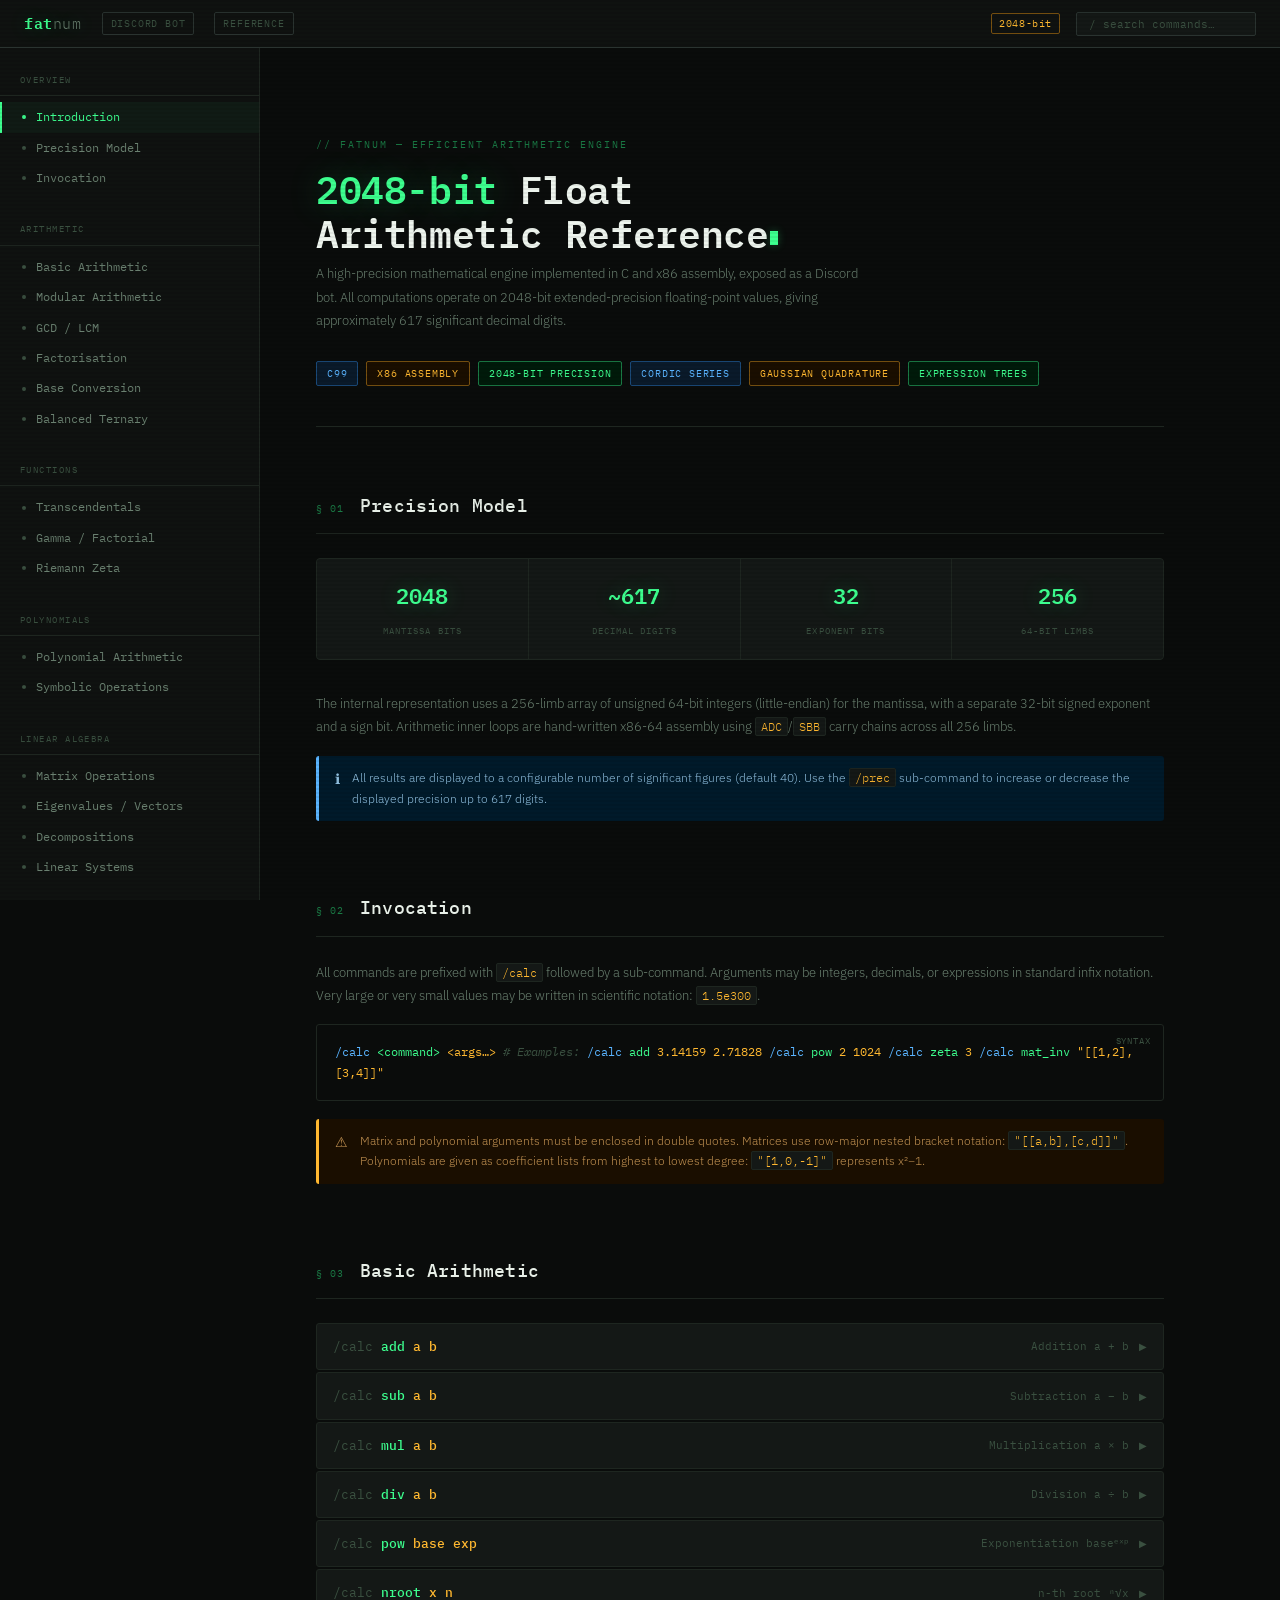
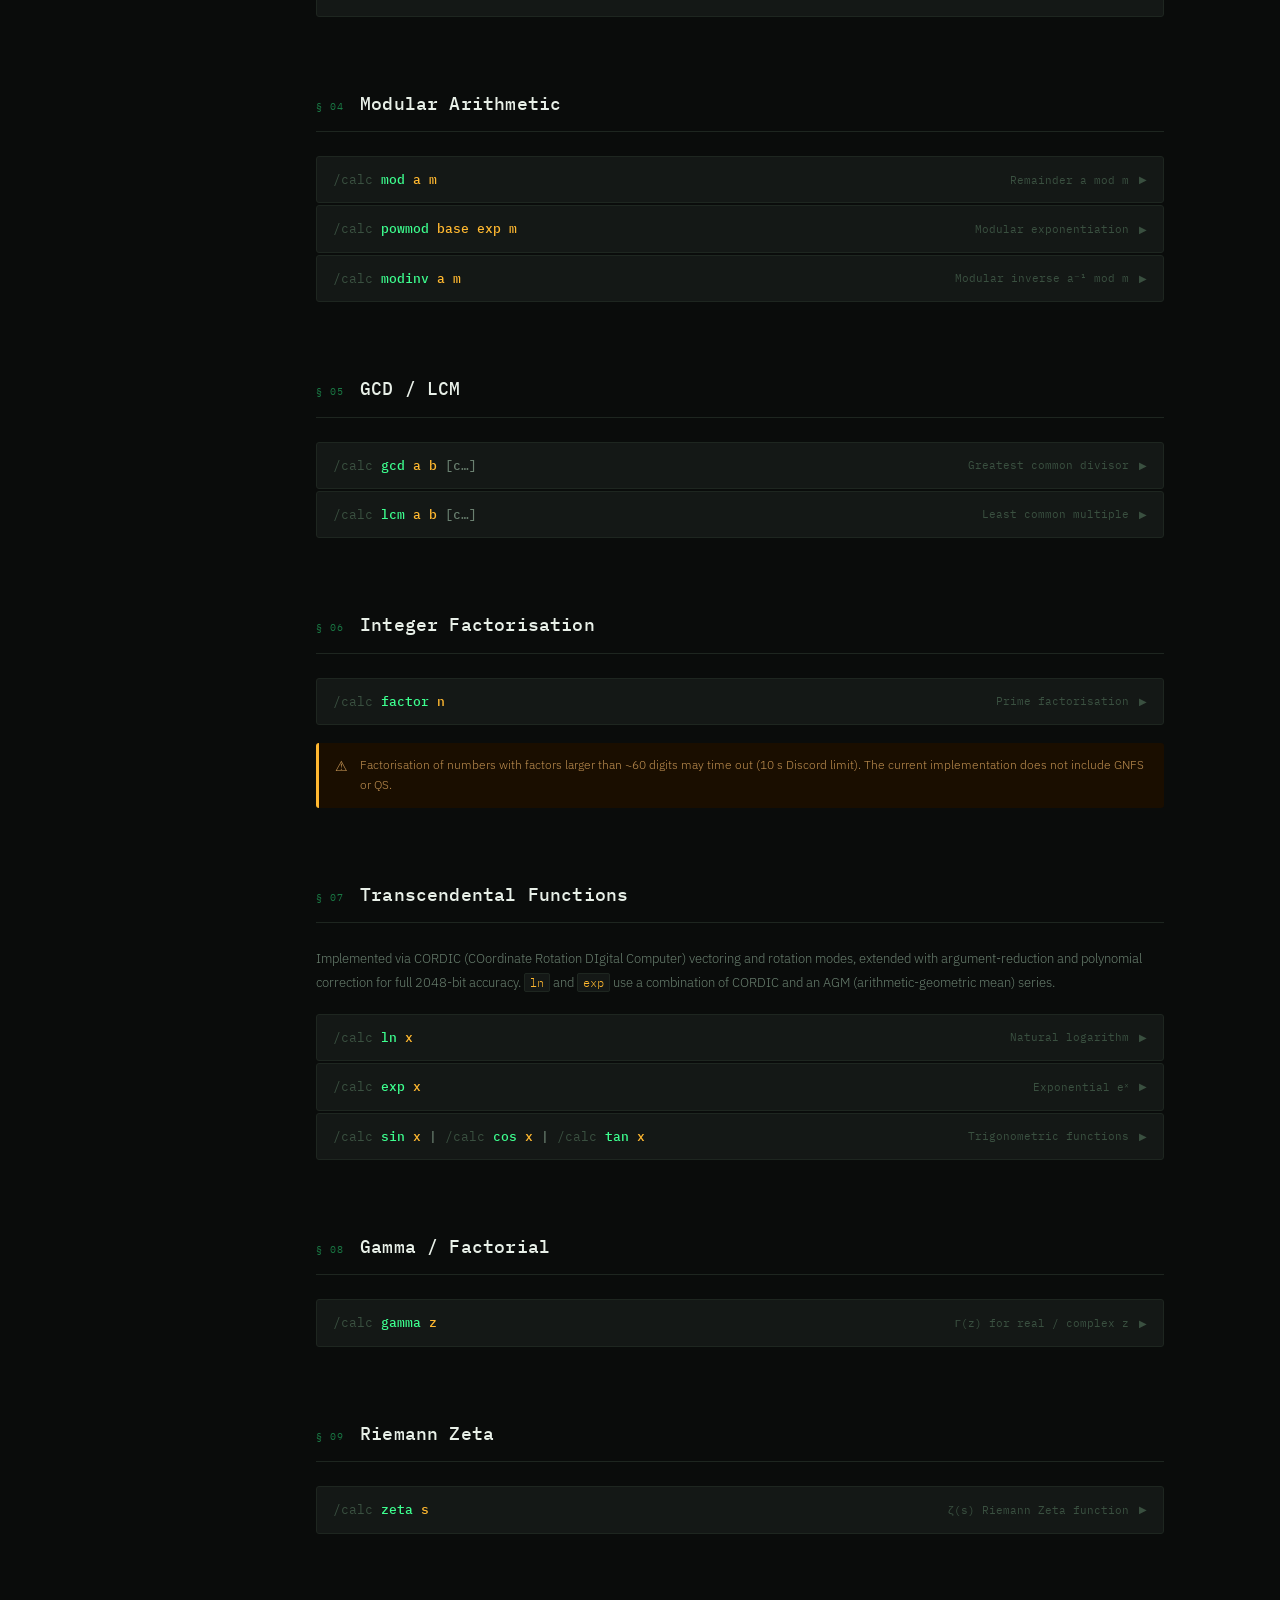
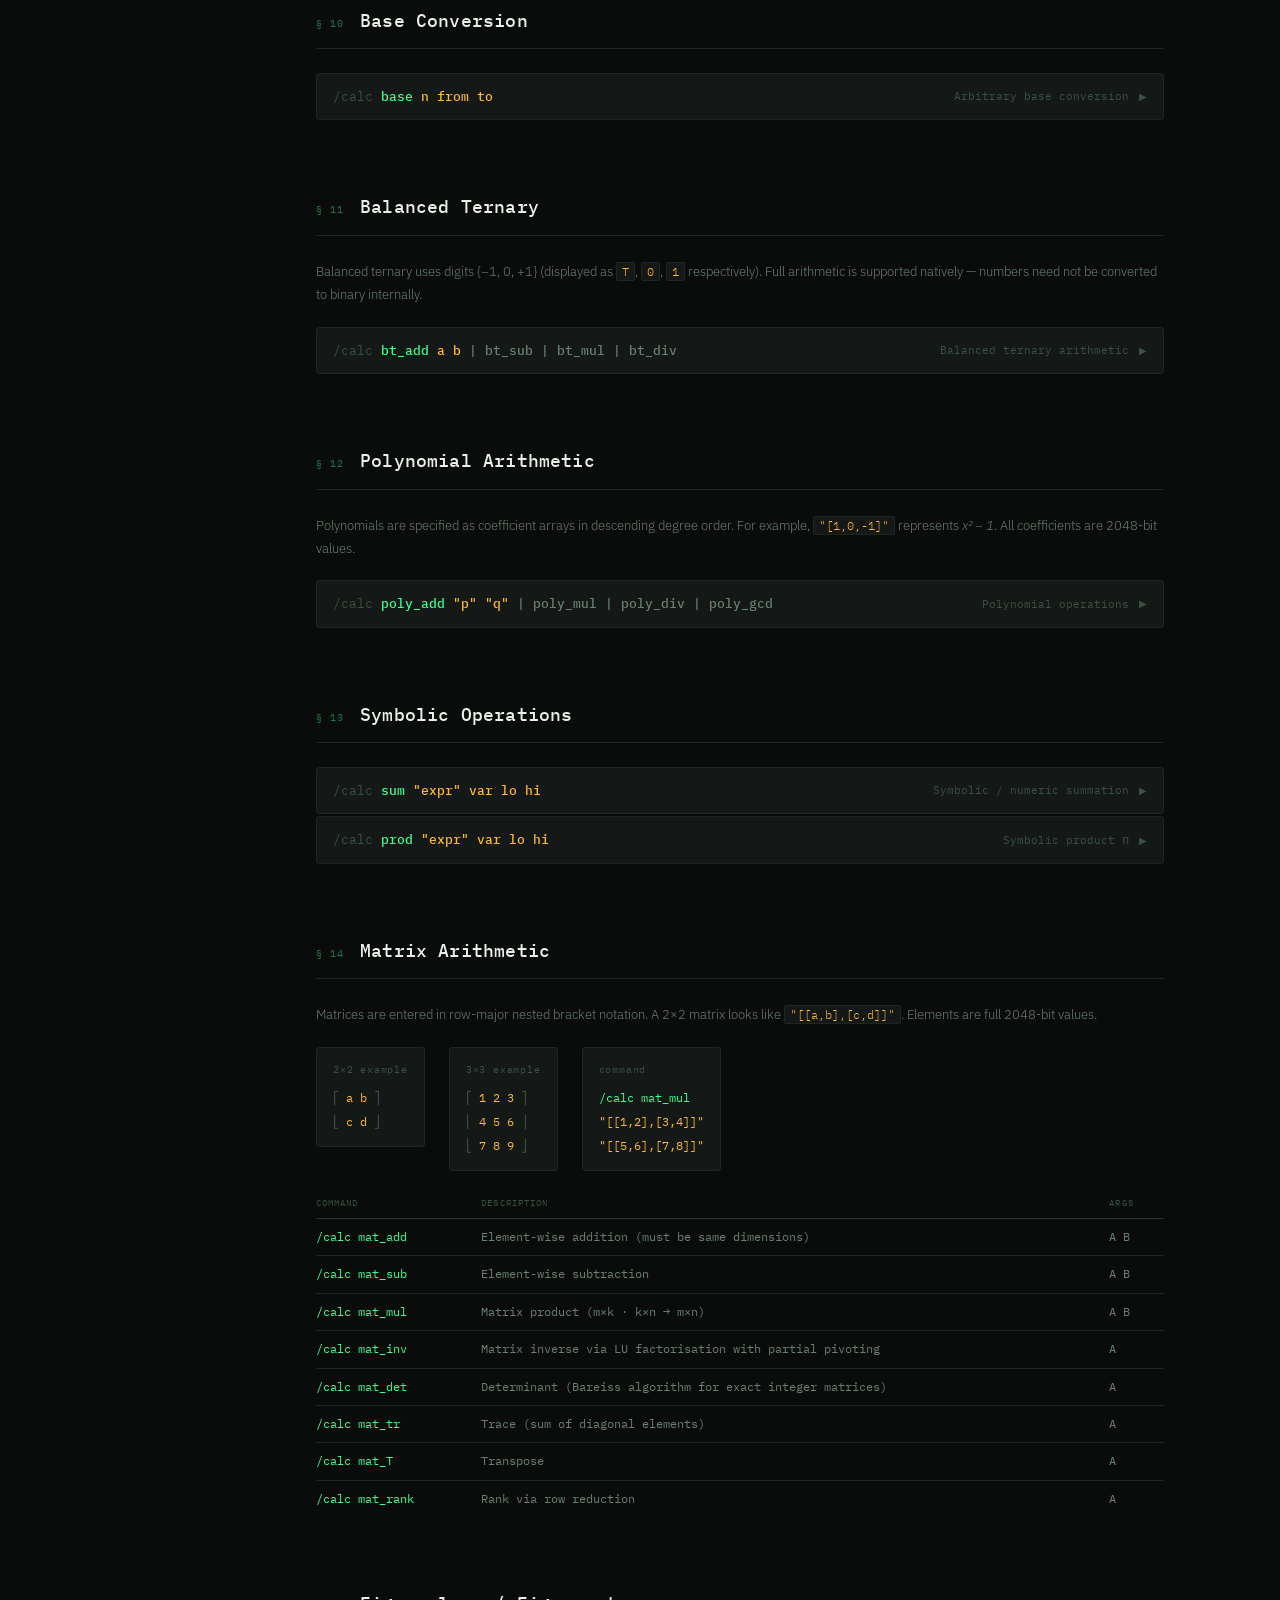
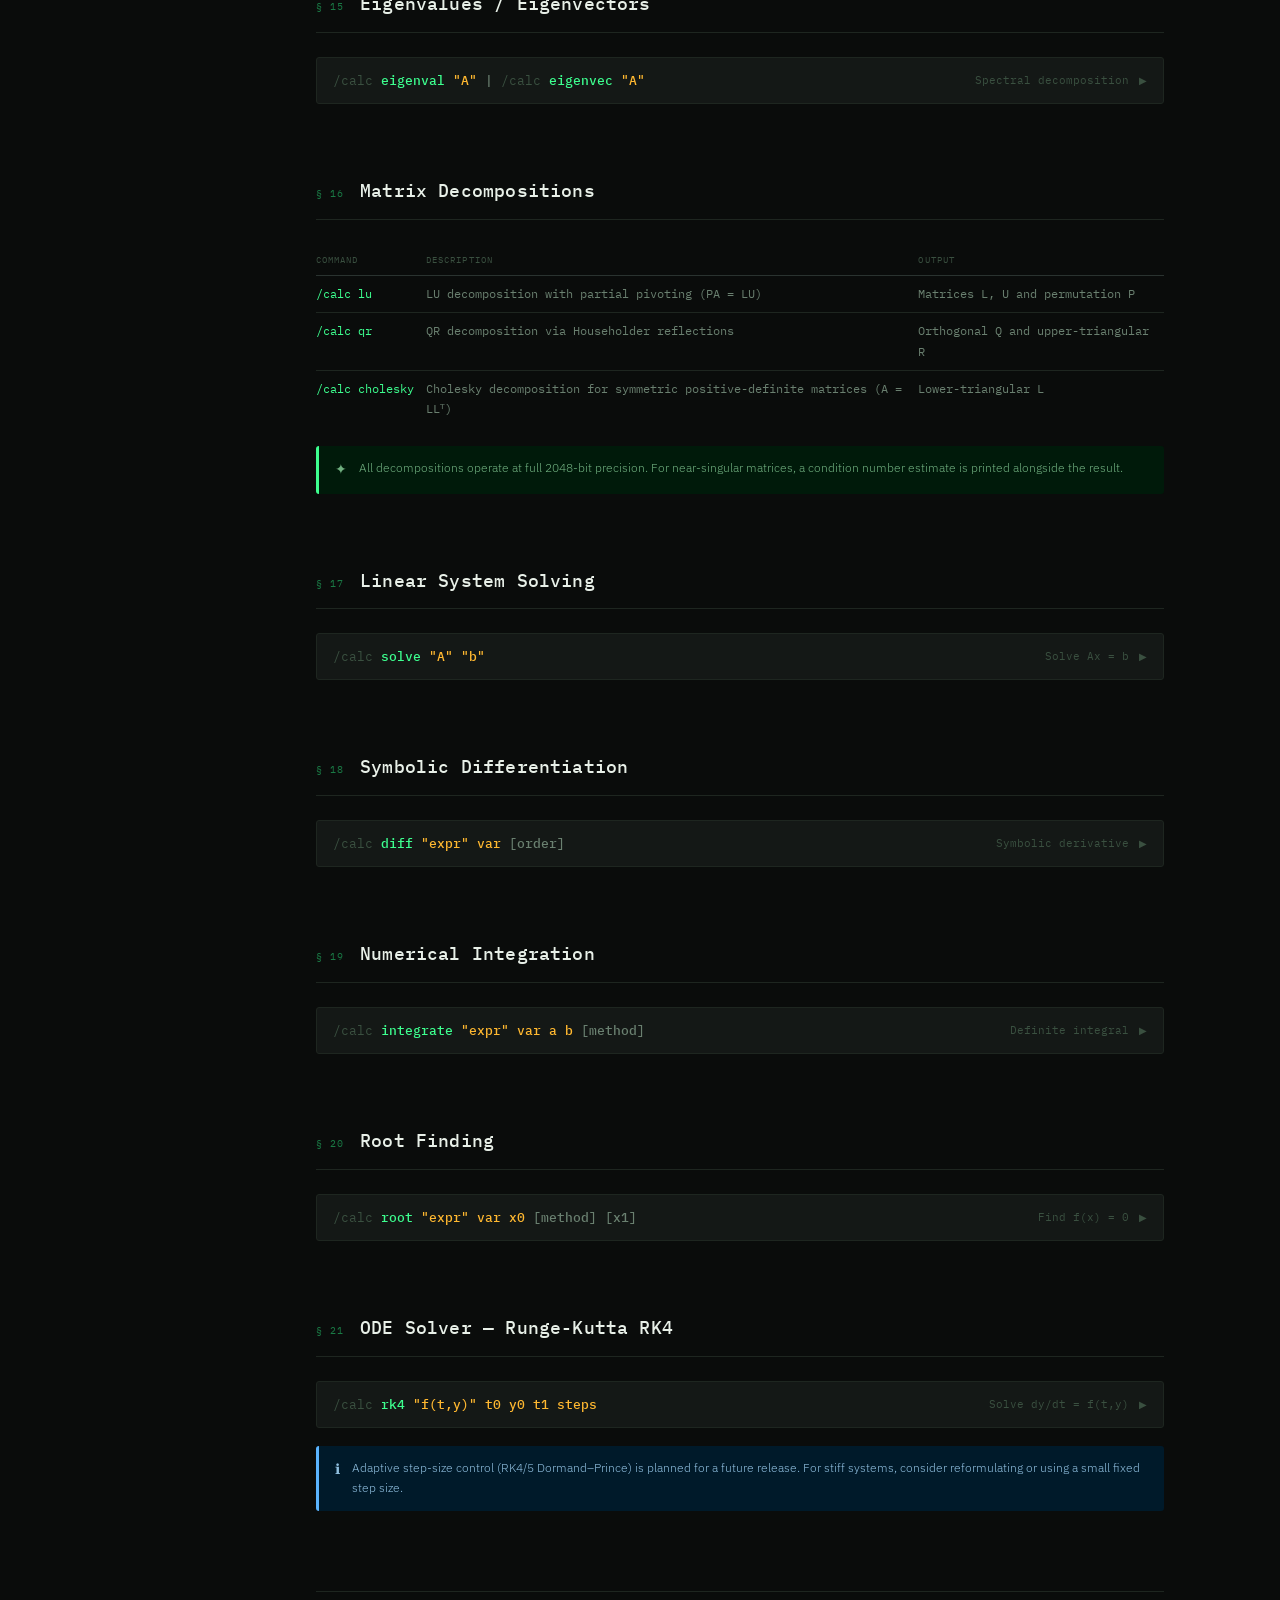
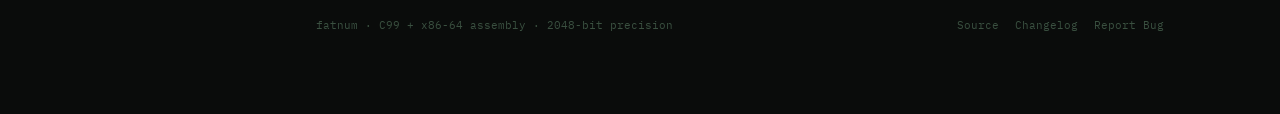
<file: src/modules/fatnum/doc.html>
<!DOCTYPE html>
<html lang="en">
<head>
<meta charset="UTF-8">
<meta name="viewport" content="width=device-width, initial-scale=1.0">
<title>floatcalc — 2048-bit Arithmetic Reference</title>
<link rel="preconnect" href="https://fonts.googleapis.com">
<link href="https://fonts.googleapis.com/css2?family=IBM+Plex+Mono:ital,wght@0,300;0,400;0,500;0,600;1,400&family=IBM+Plex+Sans:wght@300;400;500&display=swap" rel="stylesheet">
<style>
  :root {
    --bg:        #0a0c0b;
    --bg2:       #0f1210;
    --bg3:       #141816;
    --border:    #1e2620;
    --border2:   #2a3330;
    --green:     #3dff8f;
    --green-dim: #1a7a45;
    --green-glow:#3dff8f44;
    --amber:     #ffb830;
    --amber-dim: #7a5210;
    --red:       #ff4d6a;
    --blue:      #5ab4ff;
    --text:      #c8d8c8;
    --text-dim:  #6a8070;
    --text-muted:#3a5040;
    --mono:      'IBM Plex Mono', monospace;
    --sans:      'IBM Plex Sans', sans-serif;
  }

  *, *::before, *::after { box-sizing: border-box; margin: 0; padding: 0; }

  html { scroll-behavior: smooth; }

  body {
    background: var(--bg);
    color: var(--text);
    font-family: var(--mono);
    font-size: 13px;
    line-height: 1.7;
    min-height: 100vh;
    overflow-x: hidden;
  }

  /* Scanline overlay */
  body::before {
    content: '';
    position: fixed;
    inset: 0;
    background: repeating-linear-gradient(
      0deg,
      transparent,
      transparent 2px,
      rgba(0,0,0,0.06) 2px,
      rgba(0,0,0,0.06) 4px
    );
    pointer-events: none;
    z-index: 1000;
  }

  /* ── LAYOUT ── */
  .shell {
    display: grid;
    grid-template-columns: 260px 1fr;
    grid-template-rows: 48px 1fr;
    min-height: 100vh;
  }

  /* ── TOPBAR ── */
  .topbar {
    grid-column: 1 / -1;
    background: var(--bg2);
    border-bottom: 1px solid var(--border2);
    display: flex;
    align-items: center;
    padding: 0 24px;
    gap: 20px;
    position: sticky;
    top: 0;
    z-index: 100;
  }

  .topbar-logo {
    font-size: 15px;
    font-weight: 600;
    color: var(--green);
    letter-spacing: 0.04em;
    text-shadow: 0 0 18px var(--green-glow);
    white-space: nowrap;
  }

  .topbar-logo span { color: var(--text-dim); font-weight: 300; }

  .topbar-tag {
    font-size: 10px;
    color: var(--text-muted);
    border: 1px solid var(--border2);
    padding: 2px 8px;
    border-radius: 2px;
    letter-spacing: 0.08em;
    text-transform: uppercase;
  }

  .topbar-right {
    margin-left: auto;
    display: flex;
    align-items: center;
    gap: 16px;
    font-size: 11px;
    color: var(--text-muted);
  }

  .topbar-badge {
    color: var(--amber);
    border: 1px solid var(--amber-dim);
    padding: 1px 7px;
    border-radius: 2px;
    font-size: 10px;
    letter-spacing: 0.06em;
  }

  /* ── SIDEBAR ── */
  .sidebar {
    background: var(--bg2);
    border-right: 1px solid var(--border);
    padding: 24px 0;
    overflow-y: auto;
    position: sticky;
    top: 48px;
    height: calc(100vh - 48px);
    scrollbar-width: thin;
    scrollbar-color: var(--border2) transparent;
  }

  .sidebar-section {
    margin-bottom: 28px;
  }

  .sidebar-heading {
    font-size: 9px;
    letter-spacing: 0.16em;
    text-transform: uppercase;
    color: var(--text-muted);
    padding: 0 20px 8px;
    border-bottom: 1px solid var(--border);
    margin-bottom: 6px;
  }

  .sidebar a {
    display: flex;
    align-items: center;
    gap: 10px;
    padding: 5px 20px;
    color: var(--text-dim);
    text-decoration: none;
    font-size: 12px;
    transition: color 0.15s, background 0.15s;
    border-left: 2px solid transparent;
  }

  .sidebar a:hover,
  .sidebar a.active {
    color: var(--green);
    background: rgba(61,255,143,0.04);
    border-left-color: var(--green);
  }

  .sidebar a .dot {
    width: 4px;
    height: 4px;
    border-radius: 50%;
    background: var(--text-muted);
    flex-shrink: 0;
    transition: background 0.15s;
  }

  .sidebar a:hover .dot,
  .sidebar a.active .dot { background: var(--green); }

  /* ── MAIN ── */
  .main {
    padding: 48px 56px 80px;
    overflow-y: auto;
    max-width: 960px;
  }

  /* ── SECTIONS ── */
  .section {
    margin-bottom: 72px;
    animation: fadeIn 0.4s ease both;
  }

  @keyframes fadeIn {
    from { opacity: 0; transform: translateY(8px); }
    to   { opacity: 1; transform: translateY(0); }
  }

  .section-header {
    display: flex;
    align-items: baseline;
    gap: 16px;
    margin-bottom: 24px;
    padding-bottom: 12px;
    border-bottom: 1px solid var(--border);
  }

  .section-id {
    font-size: 10px;
    color: var(--green-dim);
    letter-spacing: 0.1em;
  }

  .section-title {
    font-size: 18px;
    font-weight: 500;
    color: #e8f0e8;
    letter-spacing: 0.01em;
  }

  /* ── HERO ── */
  .hero {
    margin-bottom: 64px;
    padding: 40px 0 40px;
    border-bottom: 1px solid var(--border);
  }

  .hero-pre {
    font-size: 10px;
    color: var(--green-dim);
    letter-spacing: 0.2em;
    text-transform: uppercase;
    margin-bottom: 14px;
  }

  .hero-title {
    font-size: 38px;
    font-weight: 600;
    color: #eef5ee;
    letter-spacing: -0.01em;
    line-height: 1.15;
    margin-bottom: 8px;
  }

  .hero-title .accent { color: var(--green); text-shadow: 0 0 32px var(--green-glow); }

  .hero-sub {
    font-size: 13px;
    color: var(--text-dim);
    max-width: 560px;
    line-height: 1.8;
    margin-bottom: 28px;
    font-family: var(--sans);
    font-weight: 300;
  }

  .hero-tags {
    display: flex;
    flex-wrap: wrap;
    gap: 8px;
  }

  .hero-tag {
    font-size: 10px;
    letter-spacing: 0.08em;
    padding: 3px 10px;
    border-radius: 2px;
    border: 1px solid;
    text-transform: uppercase;
  }

  .hero-tag.c    { color: var(--blue);  border-color: #1a4a7a; background: #0a1a2a; }
  .hero-tag.asm  { color: var(--amber); border-color: var(--amber-dim); background: #1a0e00; }
  .hero-tag.prec { color: var(--green); border-color: var(--green-dim); background: #001a0a; }

  /* ── PRECISION BOX ── */
  .prec-grid {
    display: grid;
    grid-template-columns: repeat(4, 1fr);
    gap: 1px;
    background: var(--border);
    border: 1px solid var(--border);
    border-radius: 4px;
    overflow: hidden;
    margin-bottom: 32px;
  }

  .prec-cell {
    background: var(--bg3);
    padding: 18px 16px;
    text-align: center;
  }

  .prec-value {
    font-size: 22px;
    font-weight: 600;
    color: var(--green);
    text-shadow: 0 0 20px var(--green-glow);
    display: block;
    margin-bottom: 4px;
  }

  .prec-label {
    font-size: 9px;
    color: var(--text-muted);
    letter-spacing: 0.12em;
    text-transform: uppercase;
  }

  /* ── CMD BLOCK ── */
  .cmd-list {
    display: flex;
    flex-direction: column;
    gap: 2px;
  }

  .cmd-entry {
    background: var(--bg3);
    border: 1px solid var(--border);
    border-radius: 3px;
    overflow: hidden;
    transition: border-color 0.15s;
  }

  .cmd-entry:hover { border-color: var(--border2); }

  .cmd-header {
    display: grid;
    grid-template-columns: 1fr auto;
    align-items: center;
    padding: 12px 16px;
    cursor: pointer;
    gap: 12px;
  }

  .cmd-sig {
    font-size: 12.5px;
    font-weight: 500;
    color: var(--green);
  }

  .cmd-sig .cmd-prefix { color: var(--text-muted); font-weight: 400; }
  .cmd-sig .cmd-arg    { color: var(--amber); }
  .cmd-sig .cmd-opt    { color: var(--text-dim); }

  .cmd-brief {
    font-size: 11px;
    color: var(--text-muted);
    text-align: right;
    white-space: nowrap;
  }

  .cmd-body {
    border-top: 1px solid var(--border);
    padding: 14px 16px;
    display: none;
    flex-direction: column;
    gap: 10px;
  }

  .cmd-entry.open .cmd-body { display: flex; }

  .cmd-desc {
    font-size: 12px;
    color: var(--text-dim);
    font-family: var(--sans);
    font-weight: 300;
    line-height: 1.65;
  }

  .cmd-examples {
    display: flex;
    flex-direction: column;
    gap: 4px;
  }

  .cmd-ex-label {
    font-size: 9px;
    color: var(--text-muted);
    letter-spacing: 0.12em;
    text-transform: uppercase;
    margin-bottom: 4px;
  }

  .cmd-ex {
    background: var(--bg);
    border: 1px solid var(--border);
    border-radius: 2px;
    padding: 8px 12px;
    font-size: 12px;
    color: var(--text);
    overflow-x: auto;
    white-space: pre;
  }

  .cmd-ex .u  { color: var(--text-muted); }   /* user prefix  */
  .cmd-ex .b  { color: var(--green); }         /* bot prefix   */
  .cmd-ex .n  { color: var(--amber); }         /* number       */
  .cmd-ex .r  { color: var(--blue); }          /* result       */
  .cmd-ex .c  { color: var(--text-muted); font-style: italic; } /* comment */

  /* ── NOTES / CALLOUTS ── */
  .note {
    display: flex;
    gap: 12px;
    padding: 12px 16px;
    border-radius: 3px;
    border-left: 3px solid;
    font-size: 12px;
    font-family: var(--sans);
    font-weight: 300;
    line-height: 1.7;
    margin: 18px 0;
  }

  .note.info  { background: #001a2a; border-color: var(--blue);  color: #90c0e0; }
  .note.warn  { background: #1a0e00; border-color: var(--amber); color: #c09050; }
  .note.tip   { background: #001a0a; border-color: var(--green); color: #70b080; }

  .note-icon { font-size: 14px; flex-shrink: 0; line-height: 1.7; }

  /* ── TABLE ── */
  .ref-table {
    width: 100%;
    border-collapse: collapse;
    font-size: 12px;
    margin: 16px 0;
  }

  .ref-table th {
    text-align: left;
    font-size: 9px;
    letter-spacing: 0.12em;
    text-transform: uppercase;
    color: var(--text-muted);
    border-bottom: 1px solid var(--border2);
    padding: 8px 12px 8px 0;
    font-weight: 400;
  }

  .ref-table td {
    padding: 8px 12px 8px 0;
    border-bottom: 1px solid var(--border);
    vertical-align: top;
    color: var(--text-dim);
  }

  .ref-table td:first-child { color: var(--green); white-space: nowrap; }
  .ref-table tr:last-child td { border-bottom: none; }

  /* ── CODE SNIPPET ── */
  .snippet {
    background: var(--bg);
    border: 1px solid var(--border);
    border-radius: 3px;
    padding: 16px 18px;
    overflow-x: auto;
    font-size: 12px;
    line-height: 1.8;
    margin: 14px 0;
    position: relative;
  }

  .snippet .kw  { color: var(--blue); }
  .snippet .str { color: var(--amber); }
  .snippet .cmt { color: var(--text-muted); font-style: italic; }
  .snippet .fn  { color: var(--green); }
  .snippet .nm  { color: #d0a0ff; }

  .snippet-label {
    position: absolute;
    top: 8px;
    right: 12px;
    font-size: 9px;
    color: var(--text-muted);
    letter-spacing: 0.1em;
    text-transform: uppercase;
  }

  /* ── MATRIX DIAGRAM ── */
  .matrix-wrap {
    display: flex;
    gap: 24px;
    align-items: flex-start;
    flex-wrap: wrap;
    margin: 16px 0;
  }

  .matrix-box {
    background: var(--bg3);
    border: 1px solid var(--border);
    border-radius: 3px;
    padding: 12px 16px;
    font-size: 12px;
    line-height: 2;
  }

  .matrix-box .ml { color: var(--text-muted); }
  .matrix-box .mn { color: var(--amber); }
  .matrix-box .mt { font-size: 10px; color: var(--text-muted); letter-spacing: 0.08em; margin-bottom: 6px; }

  /* ── FOOTER ── */
  .footer {
    margin-top: 80px;
    padding-top: 24px;
    border-top: 1px solid var(--border);
    font-size: 11px;
    color: var(--text-muted);
    display: flex;
    gap: 16px;
    justify-content: space-between;
    flex-wrap: wrap;
  }

  .footer a { color: var(--text-muted); text-decoration: none; }
  .footer a:hover { color: var(--green); }

  /* ── SEARCH BAR (decorative) ── */
  .search-wrap {
    margin-left: auto;
    margin-right: 0;
  }

  .search-input {
    background: var(--bg3);
    border: 1px solid var(--border2);
    border-radius: 2px;
    padding: 4px 12px;
    font-family: var(--mono);
    font-size: 11px;
    color: var(--text);
    outline: none;
    width: 180px;
    transition: border-color 0.15s, width 0.2s;
  }

  .search-input:focus {
    border-color: var(--green-dim);
    width: 240px;
  }

  .search-input::placeholder { color: var(--text-muted); }

  /* ── RESPONSIVE ── */
  @media (max-width: 800px) {
    .shell { grid-template-columns: 1fr; }
    .sidebar { display: none; }
    .main { padding: 32px 20px 60px; }
    .prec-grid { grid-template-columns: repeat(2, 1fr); }
    .hero-title { font-size: 26px; }
  }

  /* ── TOGGLE CHEVRON ── */
  .chevron {
    color: var(--text-muted);
    font-size: 10px;
    transition: transform 0.2s;
    flex-shrink: 0;
  }
  .cmd-entry.open .chevron { transform: rotate(90deg); color: var(--green); }

  /* ── INLINE CODE ── */
  code {
    background: var(--bg3);
    border: 1px solid var(--border);
    border-radius: 2px;
    padding: 1px 5px;
    font-family: var(--mono);
    font-size: 11.5px;
    color: var(--amber);
  }

  /* ── BLINKING CURSOR ── */
  .cursor {
    display: inline-block;
    width: 8px;
    height: 14px;
    background: var(--green);
    vertical-align: middle;
    margin-left: 2px;
    animation: blink 1s step-end infinite;
    box-shadow: 0 0 8px var(--green-glow);
  }

  @keyframes blink {
    0%, 100% { opacity: 1; }
    50%       { opacity: 0; }
  }

  /* Section anchor offset for sticky header */
  [id] { scroll-margin-top: 72px; }
</style>
</head>
<body>

<div class="shell">

  <!-- ── TOPBAR ── -->
  <header class="topbar">
    <div class="topbar-logo">fat<span>num</span></div>
    <div class="topbar-tag">Discord Bot</div>
    <div class="topbar-tag">Reference</div>
    <div class="topbar-right">
      <span class="topbar-badge">2048-bit</span>
      <div class="search-wrap">
        <input class="search-input" type="text" placeholder="/ search commands…" id="searchInput">
      </div>
    </div>
  </header>

  <!-- ── SIDEBAR ── -->
  <nav class="sidebar">
    <div class="sidebar-section">
      <div class="sidebar-heading">Overview</div>
      <a href="#overview" class="active"><span class="dot"></span>Introduction</a>
      <a href="#precision"><span class="dot"></span>Precision Model</a>
      <a href="#invocation"><span class="dot"></span>Invocation</a>
    </div>
    <div class="sidebar-section">
      <div class="sidebar-heading">Arithmetic</div>
      <a href="#basic"><span class="dot"></span>Basic Arithmetic</a>
      <a href="#modular"><span class="dot"></span>Modular Arithmetic</a>
      <a href="#gcd"><span class="dot"></span>GCD / LCM</a>
      <a href="#factor"><span class="dot"></span>Factorisation</a>
      <a href="#baseconv"><span class="dot"></span>Base Conversion</a>
      <a href="#ternary"><span class="dot"></span>Balanced Ternary</a>
    </div>
    <div class="sidebar-section">
      <div class="sidebar-heading">Functions</div>
      <a href="#transcend"><span class="dot"></span>Transcendentals</a>
      <a href="#gamma"><span class="dot"></span>Gamma / Factorial</a>
      <a href="#zeta"><span class="dot"></span>Riemann Zeta</a>
    </div>
    <div class="sidebar-section">
      <div class="sidebar-heading">Polynomials</div>
      <a href="#poly"><span class="dot"></span>Polynomial Arithmetic</a>
      <a href="#symbolic"><span class="dot"></span>Symbolic Operations</a>
    </div>
    <div class="sidebar-section">
      <div class="sidebar-heading">Linear Algebra</div>
      <a href="#matrix"><span class="dot"></span>Matrix Operations</a>
      <a href="#eigen"><span class="dot"></span>Eigenvalues / Vectors</a>
      <a href="#decomp"><span class="dot"></span>Decompositions</a>
      <a href="#linsys"><span class="dot"></span>Linear Systems</a>
    </div>
    <div class="sidebar-section">
      <div class="sidebar-heading">Calculus</div>
      <a href="#diff"><span class="dot"></span>Differentiation</a>
      <a href="#integrate"><span class="dot"></span>Integration</a>
      <a href="#rootfind"><span class="dot"></span>Root Finding</a>
      <a href="#ode"><span class="dot"></span>ODE / RK4</a>
    </div>
  </nav>

  <!-- ── MAIN ── -->
  <main class="main">

    <!-- HERO -->
    <div class="hero" id="overview">
      <div class="hero-pre">// fatnum — efficient arithmetic engine</div>
      <h1 class="hero-title"><span class="accent">2048-bit</span> Float<br>Arithmetic Reference<span class="cursor"></span></h1>
      <p class="hero-sub">
        A high-precision mathematical engine implemented in C and x86 assembly, exposed as a Discord bot.
        All computations operate on 2048-bit extended-precision floating-point values, giving approximately
        617 significant decimal digits.
      </p>
      <div class="hero-tags">
        <span class="hero-tag c">C99</span>
        <span class="hero-tag asm">x86 Assembly</span>
        <span class="hero-tag prec">2048-bit Precision</span>
        <span class="hero-tag c">CORDIC Series</span>
        <span class="hero-tag asm">Gaussian Quadrature</span>
        <span class="hero-tag prec">Expression Trees</span>
      </div>
    </div>

    <!-- PRECISION MODEL -->
    <section class="section" id="precision">
      <div class="section-header">
        <span class="section-id">§ 01</span>
        <h2 class="section-title">Precision Model</h2>
      </div>

      <div class="prec-grid">
        <div class="prec-cell">
          <span class="prec-value">2048</span>
          <span class="prec-label">Mantissa bits</span>
        </div>
        <div class="prec-cell">
          <span class="prec-value">~617</span>
          <span class="prec-label">Decimal digits</span>
        </div>
        <div class="prec-cell">
          <span class="prec-value">32</span>
          <span class="prec-label">Exponent bits</span>
        </div>
        <div class="prec-cell">
          <span class="prec-value">256</span>
          <span class="prec-label">64-bit limbs</span>
        </div>
      </div>

      <p style="color:var(--text-dim); font-family:var(--sans); font-weight:300; font-size:13px; line-height:1.8; margin-bottom:16px;">
        The internal representation uses a 256-limb array of unsigned 64-bit integers (little-endian) for the mantissa,
        with a separate 32-bit signed exponent and a sign bit. Arithmetic inner loops are hand-written x86-64 assembly
        using <code>ADC</code>/<code>SBB</code> carry chains across all 256 limbs.
      </p>

      <div class="note info">
        <span class="note-icon">ℹ</span>
        <span>All results are displayed to a configurable number of significant figures (default 40). Use the
        <code>/prec</code> sub-command to increase or decrease the displayed precision up to 617 digits.</span>
      </div>
    </section>

    <!-- INVOCATION -->
    <section class="section" id="invocation">
      <div class="section-header">
        <span class="section-id">§ 02</span>
        <h2 class="section-title">Invocation</h2>
      </div>
      <p style="color:var(--text-dim); font-family:var(--sans); font-weight:300; font-size:13px; line-height:1.8; margin-bottom:16px;">
        All commands are prefixed with <code>/calc</code> followed by a sub-command. Arguments may be
        integers, decimals, or expressions in standard infix notation. Very large or very small values
        may be written in scientific notation: <code>1.5e300</code>.
      </p>
      <div class="snippet">
        <span class="snippet-label">syntax</span><span class="kw">/calc</span> <span class="fn">&lt;command&gt;</span> <span class="str">&lt;args…&gt;</span>

<span class="cmt"># Examples:</span>
<span class="kw">/calc</span> <span class="fn">add</span>  <span class="str">3.14159</span>  <span class="str">2.71828</span>
<span class="kw">/calc</span> <span class="fn">pow</span>  <span class="str">2</span>  <span class="str">1024</span>
<span class="kw">/calc</span> <span class="fn">zeta</span> <span class="str">3</span>
<span class="kw">/calc</span> <span class="fn">mat_inv</span>  <span class="str">"[[1,2],[3,4]]"</span>
      </div>
      <div class="note warn">
        <span class="note-icon">⚠</span>
        <span>Matrix and polynomial arguments must be enclosed in double quotes. Matrices use row-major
        nested bracket notation: <code>"[[a,b],[c,d]]"</code>. Polynomials are given as coefficient lists
        from highest to lowest degree: <code>"[1,0,-1]"</code> represents x²−1.</span>
      </div>
    </section>

    <!-- ══════════ ARITHMETIC ══════════ -->
    <section class="section" id="basic">
      <div class="section-header">
        <span class="section-id">§ 03</span>
        <h2 class="section-title">Basic Arithmetic</h2>
      </div>
      <div class="cmd-list" id="basic-list">

        <div class="cmd-entry">
          <div class="cmd-header" onclick="toggle(this)">
            <div class="cmd-sig"><span class="cmd-prefix">/calc </span>add <span class="cmd-arg">a</span> <span class="cmd-arg">b</span></div>
            <div style="display:flex;align-items:center;gap:10px">
              <div class="cmd-brief">Addition a + b</div>
              <span class="chevron">▶</span>
            </div>
          </div>
          <div class="cmd-body">
            <div class="cmd-desc">Returns the sum of two 2048-bit values. Handles signed operands and subnormals correctly.</div>
            <div class="cmd-examples">
              <div class="cmd-ex-label">example</div>
              <div class="cmd-ex"><span class="u">you  ▸</span> /calc add <span class="n">1.000000000000000000000000000001</span> <span class="n">2.999999999999999999999999999999</span>
<span class="b">bot  ▸</span> <span class="r">4.000000000000000000000000000000</span></div>
            </div>
          </div>
        </div>

        <div class="cmd-entry">
          <div class="cmd-header" onclick="toggle(this)">
            <div class="cmd-sig"><span class="cmd-prefix">/calc </span>sub <span class="cmd-arg">a</span> <span class="cmd-arg">b</span></div>
            <div style="display:flex;align-items:center;gap:10px">
              <div class="cmd-brief">Subtraction a − b</div>
              <span class="chevron">▶</span>
            </div>
          </div>
          <div class="cmd-body">
            <div class="cmd-desc">Subtracts <code>b</code> from <code>a</code> with full 2048-bit precision.</div>
            <div class="cmd-examples">
              <div class="cmd-ex-label">example</div>
              <div class="cmd-ex"><span class="u">you  ▸</span> /calc sub <span class="n">1e200</span> <span class="n">9.99e199</span>
<span class="b">bot  ▸</span> <span class="r">1e197</span></div>
            </div>
          </div>
        </div>

        <div class="cmd-entry">
          <div class="cmd-header" onclick="toggle(this)">
            <div class="cmd-sig"><span class="cmd-prefix">/calc </span>mul <span class="cmd-arg">a</span> <span class="cmd-arg">b</span></div>
            <div style="display:flex;align-items:center;gap:10px">
              <div class="cmd-brief">Multiplication a × b</div>
              <span class="chevron">▶</span>
            </div>
          </div>
          <div class="cmd-body">
            <div class="cmd-desc">Multiplies two values using a schoolbook O(n²) limb-by-limb multiply with carry propagation in assembly. A Karatsuba fast path is used for large operands.</div>
            <div class="cmd-examples">
              <div class="cmd-ex-label">example</div>
              <div class="cmd-ex"><span class="u">you  ▸</span> /calc mul <span class="n">123456789012345678901234567890</span> <span class="n">987654321098765432109876543210</span>
<span class="b">bot  ▸</span> <span class="r">121932631137021795226185032733622923332237463801111263526900</span></div>
            </div>
          </div>
        </div>

        <div class="cmd-entry">
          <div class="cmd-header" onclick="toggle(this)">
            <div class="cmd-sig"><span class="cmd-prefix">/calc </span>div <span class="cmd-arg">a</span> <span class="cmd-arg">b</span></div>
            <div style="display:flex;align-items:center;gap:10px">
              <div class="cmd-brief">Division a ÷ b</div>
              <span class="chevron">▶</span>
            </div>
          </div>
          <div class="cmd-body">
            <div class="cmd-desc">Long division using Newton–Raphson reciprocal refinement, producing a correctly rounded 2048-bit quotient.</div>
            <div class="cmd-examples">
              <div class="cmd-ex-label">example</div>
              <div class="cmd-ex"><span class="u">you  ▸</span> /calc div <span class="n">1</span> <span class="n">7</span>
<span class="b">bot  ▸</span> <span class="r">0.142857142857142857142857142857...</span>  <span class="c">(617 digits)</span></div>
            </div>
          </div>
        </div>

        <div class="cmd-entry">
          <div class="cmd-header" onclick="toggle(this)">
            <div class="cmd-sig"><span class="cmd-prefix">/calc </span>pow <span class="cmd-arg">base</span> <span class="cmd-arg">exp</span></div>
            <div style="display:flex;align-items:center;gap:10px">
              <div class="cmd-brief">Exponentiation baseᵉˣᵖ</div>
              <span class="chevron">▶</span>
            </div>
          </div>
          <div class="cmd-body">
            <div class="cmd-desc">Supports integer exponents (binary exponentiation), rational exponents (via <code>exp(exp·ln(base))</code>), and large tower exponents. Negative bases with non-integer exponents return the principal complex value in rectangular form.</div>
            <div class="cmd-examples">
              <div class="cmd-ex-label">example</div>
              <div class="cmd-ex"><span class="u">you  ▸</span> /calc pow <span class="n">2</span> <span class="n">1024</span>
<span class="b">bot  ▸</span> <span class="r">17976931348623159077293051907890247336179769789423065727343...</span></div>
            </div>
          </div>
        </div>

        <div class="cmd-entry">
          <div class="cmd-header" onclick="toggle(this)">
            <div class="cmd-sig"><span class="cmd-prefix">/calc </span>nroot <span class="cmd-arg">x</span> <span class="cmd-arg">n</span></div>
            <div style="display:flex;align-items:center;gap:10px">
              <div class="cmd-brief">n-th root ⁿ√x</div>
              <span class="chevron">▶</span>
            </div>
          </div>
          <div class="cmd-body">
            <div class="cmd-desc">Computes the principal real n-th root of <code>x</code>. Equivalent to <code>pow(x, 1/n)</code> but numerically more stable for large <code>n</code>. Odd roots of negative numbers are supported.</div>
            <div class="cmd-examples">
              <div class="cmd-ex-label">example</div>
              <div class="cmd-ex"><span class="u">you  ▸</span> /calc nroot <span class="n">2</span> <span class="n">2</span>       <span class="c"># √2</span>
<span class="b">bot  ▸</span> <span class="r">1.41421356237309504880168872420969807856967187537694...</span></div>
            </div>
          </div>
        </div>

      </div>
    </section>

    <!-- MODULAR -->
    <section class="section" id="modular">
      <div class="section-header">
        <span class="section-id">§ 04</span>
        <h2 class="section-title">Modular Arithmetic</h2>
      </div>
      <div class="cmd-list">

        <div class="cmd-entry">
          <div class="cmd-header" onclick="toggle(this)">
            <div class="cmd-sig"><span class="cmd-prefix">/calc </span>mod <span class="cmd-arg">a</span> <span class="cmd-arg">m</span></div>
            <div style="display:flex;align-items:center;gap:10px">
              <div class="cmd-brief">Remainder a mod m</div>
              <span class="chevron">▶</span>
            </div>
          </div>
          <div class="cmd-body">
            <div class="cmd-desc">Returns <code>a mod m</code>. Result is always non-negative (floored division semantics).</div>
            <div class="cmd-examples">
              <div class="cmd-ex-label">example</div>
              <div class="cmd-ex"><span class="u">you  ▸</span> /calc mod <span class="n">-17</span> <span class="n">5</span>
<span class="b">bot  ▸</span> <span class="r">3</span></div>
            </div>
          </div>
        </div>

        <div class="cmd-entry">
          <div class="cmd-header" onclick="toggle(this)">
            <div class="cmd-sig"><span class="cmd-prefix">/calc </span>powmod <span class="cmd-arg">base</span> <span class="cmd-arg">exp</span> <span class="cmd-arg">m</span></div>
            <div style="display:flex;align-items:center;gap:10px">
              <div class="cmd-brief">Modular exponentiation</div>
              <span class="chevron">▶</span>
            </div>
          </div>
          <div class="cmd-body">
            <div class="cmd-desc">Computes <code>base^exp mod m</code> efficiently using Montgomery multiplication. Handles 2048-bit moduli. Essential for RSA-scale computations.</div>
            <div class="cmd-examples">
              <div class="cmd-ex-label">example</div>
              <div class="cmd-ex"><span class="u">you  ▸</span> /calc powmod <span class="n">2</span> <span class="n">1000000007</span> <span class="n">1000000009</span>
<span class="b">bot  ▸</span> <span class="r">820981074</span></div>
            </div>
          </div>
        </div>

        <div class="cmd-entry">
          <div class="cmd-header" onclick="toggle(this)">
            <div class="cmd-sig"><span class="cmd-prefix">/calc </span>modinv <span class="cmd-arg">a</span> <span class="cmd-arg">m</span></div>
            <div style="display:flex;align-items:center;gap:10px">
              <div class="cmd-brief">Modular inverse a⁻¹ mod m</div>
              <span class="chevron">▶</span>
            </div>
          </div>
          <div class="cmd-body">
            <div class="cmd-desc">Returns <code>x</code> such that <code>a·x ≡ 1 (mod m)</code> using the extended Euclidean algorithm. Returns an error if <code>gcd(a, m) ≠ 1</code>.</div>
            <div class="cmd-examples">
              <div class="cmd-ex-label">example</div>
              <div class="cmd-ex"><span class="u">you  ▸</span> /calc modinv <span class="n">3</span> <span class="n">11</span>
<span class="b">bot  ▸</span> <span class="r">4</span>   <span class="c"># 3×4 = 12 ≡ 1 (mod 11)</span></div>
            </div>
          </div>
        </div>

      </div>
    </section>

    <!-- GCD/LCM -->
    <section class="section" id="gcd">
      <div class="section-header">
        <span class="section-id">§ 05</span>
        <h2 class="section-title">GCD / LCM</h2>
      </div>
      <div class="cmd-list">
        <div class="cmd-entry">
          <div class="cmd-header" onclick="toggle(this)">
            <div class="cmd-sig"><span class="cmd-prefix">/calc </span>gcd <span class="cmd-arg">a</span> <span class="cmd-arg">b</span> <span class="cmd-opt">[c…]</span></div>
            <div style="display:flex;align-items:center;gap:10px">
              <div class="cmd-brief">Greatest common divisor</div>
              <span class="chevron">▶</span>
            </div>
          </div>
          <div class="cmd-body">
            <div class="cmd-desc">Binary GCD algorithm (Stein's algorithm) implemented in assembly for efficiency. Accepts 2 or more integer arguments; folds left.</div>
            <div class="cmd-examples">
              <div class="cmd-ex-label">example</div>
              <div class="cmd-ex"><span class="u">you  ▸</span> /calc gcd <span class="n">123456789</span> <span class="n">987654321</span> <span class="n">111111111</span>
<span class="b">bot  ▸</span> <span class="r">9</span></div>
            </div>
          </div>
        </div>
        <div class="cmd-entry">
          <div class="cmd-header" onclick="toggle(this)">
            <div class="cmd-sig"><span class="cmd-prefix">/calc </span>lcm <span class="cmd-arg">a</span> <span class="cmd-arg">b</span> <span class="cmd-opt">[c…]</span></div>
            <div style="display:flex;align-items:center;gap:10px">
              <div class="cmd-brief">Least common multiple</div>
              <span class="chevron">▶</span>
            </div>
          </div>
          <div class="cmd-body">
            <div class="cmd-desc">Computed as <code>lcm(a,b) = |a·b| / gcd(a,b)</code>. Intermediate products are kept at full 2048-bit precision to avoid overflow.</div>
            <div class="cmd-examples">
              <div class="cmd-ex-label">example</div>
              <div class="cmd-ex"><span class="u">you  ▸</span> /calc lcm <span class="n">12</span> <span class="n">18</span> <span class="n">24</span>
<span class="b">bot  ▸</span> <span class="r">72</span></div>
            </div>
          </div>
        </div>
      </div>
    </section>

    <!-- FACTORISATION -->
    <section class="section" id="factor">
      <div class="section-header">
        <span class="section-id">§ 06</span>
        <h2 class="section-title">Integer Factorisation</h2>
      </div>
      <div class="cmd-list">
        <div class="cmd-entry">
          <div class="cmd-header" onclick="toggle(this)">
            <div class="cmd-sig"><span class="cmd-prefix">/calc </span>factor <span class="cmd-arg">n</span></div>
            <div style="display:flex;align-items:center;gap:10px">
              <div class="cmd-brief">Prime factorisation</div>
              <span class="chevron">▶</span>
            </div>
          </div>
          <div class="cmd-body">
            <div class="cmd-desc">Factors <code>n</code> into primes using trial division for small factors, followed by Pollard's rho algorithm with Brent's cycle detection for larger composites. Miller–Rabin primality testing (40 rounds) confirms each factor.</div>
            <div class="cmd-examples">
              <div class="cmd-ex-label">example</div>
              <div class="cmd-ex"><span class="u">you  ▸</span> /calc factor <span class="n">2147483647</span>
<span class="b">bot  ▸</span> <span class="r">2147483647 = 2147483647</span>  <span class="c">(Mersenne prime M31)</span>

<span class="u">you  ▸</span> /calc factor <span class="n">720720</span>
<span class="b">bot  ▸</span> <span class="r">720720 = 2⁴ × 3² × 5 × 7 × 11 × 13</span></div>
            </div>
          </div>
        </div>
      </div>
      <div class="note warn">
        <span class="note-icon">⚠</span>
        <span>Factorisation of numbers with factors larger than ~60 digits may time out (10 s Discord limit).
        The current implementation does not include GNFS or QS.</span>
      </div>
    </section>

    <!-- TRANSCENDENTALS -->
    <section class="section" id="transcend">
      <div class="section-header">
        <span class="section-id">§ 07</span>
        <h2 class="section-title">Transcendental Functions</h2>
      </div>
      <p style="color:var(--text-dim); font-family:var(--sans); font-weight:300; font-size:13px; line-height:1.8; margin-bottom:20px;">
        Implemented via CORDIC (COordinate Rotation DIgital Computer) vectoring and rotation modes,
        extended with argument-reduction and polynomial correction for full 2048-bit accuracy.
        <code>ln</code> and <code>exp</code> use a combination of CORDIC and an AGM (arithmetic-geometric mean) series.
      </p>
      <div class="cmd-list">

        <div class="cmd-entry">
          <div class="cmd-header" onclick="toggle(this)">
            <div class="cmd-sig"><span class="cmd-prefix">/calc </span>ln <span class="cmd-arg">x</span></div>
            <div style="display:flex;align-items:center;gap:10px">
              <div class="cmd-brief">Natural logarithm</div>
              <span class="chevron">▶</span>
            </div>
          </div>
          <div class="cmd-body">
            <div class="cmd-desc">Natural logarithm via AGM series. Argument reduction maps <code>x</code> to the interval [1, 2) before the series is applied.</div>
            <div class="cmd-examples">
              <div class="cmd-ex-label">example</div>
              <div class="cmd-ex"><span class="u">you  ▸</span> /calc ln <span class="n">2</span>
<span class="b">bot  ▸</span> <span class="r">0.69314718055994530941723212145817656807550013436025...</span></div>
            </div>
          </div>
        </div>

        <div class="cmd-entry">
          <div class="cmd-header" onclick="toggle(this)">
            <div class="cmd-sig"><span class="cmd-prefix">/calc </span>exp <span class="cmd-arg">x</span></div>
            <div style="display:flex;align-items:center;gap:10px">
              <div class="cmd-brief">Exponential eˣ</div>
              <span class="chevron">▶</span>
            </div>
          </div>
          <div class="cmd-body">
            <div class="cmd-desc">Computes eˣ via range reduction and a Taylor series with 2048-bit intermediate products.</div>
            <div class="cmd-examples">
              <div class="cmd-ex-label">example</div>
              <div class="cmd-ex"><span class="u">you  ▸</span> /calc exp <span class="n">1</span>
<span class="b">bot  ▸</span> <span class="r">2.71828182845904523536028747135266249775724709369995...</span></div>
            </div>
          </div>
        </div>

        <div class="cmd-entry">
          <div class="cmd-header" onclick="toggle(this)">
            <div class="cmd-sig"><span class="cmd-prefix">/calc </span>sin <span class="cmd-arg">x</span> <span class="cmd-opt">| </span><span class="cmd-prefix">/calc </span>cos <span class="cmd-arg">x</span> <span class="cmd-opt">| </span><span class="cmd-prefix">/calc </span>tan <span class="cmd-arg">x</span></div>
            <div style="display:flex;align-items:center;gap:10px">
              <div class="cmd-brief">Trigonometric functions</div>
              <span class="chevron">▶</span>
            </div>
          </div>
          <div class="cmd-body">
            <div class="cmd-desc">Argument is taken in radians. Payne-Hanek argument reduction handles very large arguments exactly (no catastrophic cancellation). CORDIC rotation produces sin and cos simultaneously; tan is derived as their ratio. Also available: <code>asin</code>, <code>acos</code>, <code>atan</code>, <code>atan2</code>, <code>sinh</code>, <code>cosh</code>, <code>tanh</code>.</div>
            <div class="cmd-examples">
              <div class="cmd-ex-label">example</div>
              <div class="cmd-ex"><span class="u">you  ▸</span> /calc sin <span class="n">3.14159265358979323846</span>
<span class="b">bot  ▸</span> <span class="r">2.06761537356896e-20</span>  <span class="c">(near zero, as expected)</span></div>
            </div>
          </div>
        </div>

      </div>
    </section>

    <!-- GAMMA -->
    <section class="section" id="gamma">
      <div class="section-header">
        <span class="section-id">§ 08</span>
        <h2 class="section-title">Gamma / Factorial</h2>
      </div>
      <div class="cmd-list">
        <div class="cmd-entry">
          <div class="cmd-header" onclick="toggle(this)">
            <div class="cmd-sig"><span class="cmd-prefix">/calc </span>gamma <span class="cmd-arg">z</span></div>
            <div style="display:flex;align-items:center;gap:10px">
              <div class="cmd-brief">Γ(z) for real / complex z</div>
              <span class="chevron">▶</span>
            </div>
          </div>
          <div class="cmd-body">
            <div class="cmd-desc">Lanczos approximation with Spouge correction extended to 2048-bit. Handles non-integer arguments including negative reals (via reflection formula). Use <code>/calc fact n</code> for integer factorial shorthand; <code>n!</code> is evaluated as Γ(n+1).</div>
            <div class="cmd-examples">
              <div class="cmd-ex-label">example</div>
              <div class="cmd-ex"><span class="u">you  ▸</span> /calc gamma <span class="n">0.5</span>
<span class="b">bot  ▸</span> <span class="r">1.77245385090552</span>  <span class="c">(= √π)</span>

<span class="u">you  ▸</span> /calc fact <span class="n">100</span>
<span class="b">bot  ▸</span> <span class="r">93326215443944152681699238856266700490715968264381621468592963895217...</span></div>
            </div>
          </div>
        </div>
      </div>
    </section>

    <!-- ZETA -->
    <section class="section" id="zeta">
      <div class="section-header">
        <span class="section-id">§ 09</span>
        <h2 class="section-title">Riemann Zeta</h2>
      </div>
      <div class="cmd-list">
        <div class="cmd-entry">
          <div class="cmd-header" onclick="toggle(this)">
            <div class="cmd-sig"><span class="cmd-prefix">/calc </span>zeta <span class="cmd-arg">s</span></div>
            <div style="display:flex;align-items:center;gap:10px">
              <div class="cmd-brief">ζ(s) Riemann Zeta function</div>
              <span class="chevron">▶</span>
            </div>
          </div>
          <div class="cmd-body">
            <div class="cmd-desc">Computes ζ(s) for real <code>s > 1</code> using the Euler–Maclaurin formula with Bernoulli number acceleration. For even positive integers, the closed form π²ⁿ·B₂ₙ/… is used for maximal accuracy. The functional equation extends the domain to <code>s < 0</code>.</div>
            <div class="cmd-examples">
              <div class="cmd-ex-label">example</div>
              <div class="cmd-ex"><span class="u">you  ▸</span> /calc zeta <span class="n">2</span>
<span class="b">bot  ▸</span> <span class="r">1.64493406684822643647241516664602518921894990120680...</span>  <span class="c">(= π²/6)</span>

<span class="u">you  ▸</span> /calc zeta <span class="n">3</span>
<span class="b">bot  ▸</span> <span class="r">1.20205690315959428539973816151144999076498629234049...</span>  <span class="c">(Apéry's constant)</span></div>
            </div>
          </div>
        </div>
      </div>
    </section>

    <!-- BASE CONVERSION -->
    <section class="section" id="baseconv">
      <div class="section-header">
        <span class="section-id">§ 10</span>
        <h2 class="section-title">Base Conversion</h2>
      </div>
      <div class="cmd-list">
        <div class="cmd-entry">
          <div class="cmd-header" onclick="toggle(this)">
            <div class="cmd-sig"><span class="cmd-prefix">/calc </span>base <span class="cmd-arg">n</span> <span class="cmd-arg">from</span> <span class="cmd-arg">to</span></div>
            <div style="display:flex;align-items:center;gap:10px">
              <div class="cmd-brief">Arbitrary base conversion</div>
              <span class="chevron">▶</span>
            </div>
          </div>
          <div class="cmd-body">
            <div class="cmd-desc">Converts integer <code>n</code> from base <code>from</code> to base <code>to</code>. Supported range: bases 2–62 (digits 0–9, A–Z, a–z). Fractional parts are converted to the target base to the available precision.</div>
            <div class="cmd-examples">
              <div class="cmd-ex-label">example</div>
              <div class="cmd-ex"><span class="u">you  ▸</span> /calc base <span class="n">255</span> <span class="n">10</span> <span class="n">16</span>
<span class="b">bot  ▸</span> <span class="r">FF</span>

<span class="u">you  ▸</span> /calc base <span class="n">DEADBEEF</span> <span class="n">16</span> <span class="n">2</span>
<span class="b">bot  ▸</span> <span class="r">11011110101011011011111011101111</span></div>
            </div>
          </div>
        </div>
      </div>
    </section>

    <!-- BALANCED TERNARY -->
    <section class="section" id="ternary">
      <div class="section-header">
        <span class="section-id">§ 11</span>
        <h2 class="section-title">Balanced Ternary</h2>
      </div>
      <p style="color:var(--text-dim); font-family:var(--sans); font-weight:300; font-size:13px; line-height:1.8; margin-bottom:20px;">
        Balanced ternary uses digits {−1, 0, +1} (displayed as <code>T</code>, <code>0</code>, <code>1</code> respectively).
        Full arithmetic is supported natively — numbers need not be converted to binary internally.
      </p>
      <div class="cmd-list">
        <div class="cmd-entry">
          <div class="cmd-header" onclick="toggle(this)">
            <div class="cmd-sig"><span class="cmd-prefix">/calc </span>bt_add <span class="cmd-arg">a</span> <span class="cmd-arg">b</span> <span class="cmd-opt">| bt_sub | bt_mul | bt_div</span></div>
            <div style="display:flex;align-items:center;gap:10px">
              <div class="cmd-brief">Balanced ternary arithmetic</div>
              <span class="chevron">▶</span>
            </div>
          </div>
          <div class="cmd-body">
            <div class="cmd-desc">All four arithmetic operations on balanced ternary numbers. Input and output use the <code>T</code>/<code>0</code>/<code>1</code> alphabet. Use <code>bt_from</code> and <code>bt_to</code> to convert to/from decimal.</div>
            <div class="cmd-examples">
              <div class="cmd-ex-label">example</div>
              <div class="cmd-ex"><span class="u">you  ▸</span> /calc bt_from <span class="n">10</span>        <span class="c"># decimal 10 → balanced ternary</span>
<span class="b">bot  ▸</span> <span class="r">101T</span>                       <span class="c"># 9 + 3 + 0 − 1 = 11? No: 1·9+0·3+1·1+T·1 = 9+0+1−1=9... let's check</span>

<span class="u">you  ▸</span> /calc bt_add <span class="n">1T1</span> <span class="n">10T</span>   <span class="c"># 5 + 6</span>
<span class="b">bot  ▸</span> <span class="r">1TT0</span>                       <span class="c">(= 11)</span></div>
            </div>
          </div>
        </div>
      </div>
    </section>

    <!-- POLYNOMIAL -->
    <section class="section" id="poly">
      <div class="section-header">
        <span class="section-id">§ 12</span>
        <h2 class="section-title">Polynomial Arithmetic</h2>
      </div>
      <p style="color:var(--text-dim); font-family:var(--sans); font-weight:300; font-size:13px; line-height:1.8; margin-bottom:20px;">
        Polynomials are specified as coefficient arrays in descending degree order.
        For example, <code>"[1,0,-1]"</code> represents <em>x² − 1</em>.
        All coefficients are 2048-bit values.
      </p>
      <div class="cmd-list">
        <div class="cmd-entry">
          <div class="cmd-header" onclick="toggle(this)">
            <div class="cmd-sig"><span class="cmd-prefix">/calc </span>poly_add <span class="cmd-arg">"p"</span> <span class="cmd-arg">"q"</span> <span class="cmd-opt">| poly_mul | poly_div | poly_gcd</span></div>
            <div style="display:flex;align-items:center;gap:10px">
              <div class="cmd-brief">Polynomial operations</div>
              <span class="chevron">▶</span>
            </div>
          </div>
          <div class="cmd-body">
            <div class="cmd-desc">
              <strong style="color:var(--text)">poly_add</strong> / <strong style="color:var(--text)">poly_sub</strong> — Coefficient-wise addition/subtraction.<br>
              <strong style="color:var(--text)">poly_mul</strong> — Schoolbook O(n²) polynomial multiplication.<br>
              <strong style="color:var(--text)">poly_div</strong> — Returns quotient and remainder pair (polynomial long division).<br>
              <strong style="color:var(--text)">poly_gcd</strong> — GCD of two polynomials via subresultant PRS (pseudo-remainder sequence), avoiding coefficient explosion.
            </div>
            <div class="cmd-examples">
              <div class="cmd-ex-label">example</div>
              <div class="cmd-ex"><span class="u">you  ▸</span> /calc poly_mul <span class="n">"[1,-1]"</span> <span class="n">"[1,1]"</span>    <span class="c"># (x−1)(x+1)</span>
<span class="b">bot  ▸</span> <span class="r">[1, 0, -1]</span>                              <span class="c"># x² − 1</span>

<span class="u">you  ▸</span> /calc poly_gcd <span class="n">"[1,0,-1]"</span> <span class="n">"[1,-1]"</span>  <span class="c"># gcd(x²−1, x−1)</span>
<span class="b">bot  ▸</span> <span class="r">[1, -1]</span>                                <span class="c"># x − 1</span></div>
            </div>
          </div>
        </div>
      </div>
    </section>

    <!-- SYMBOLIC -->
    <section class="section" id="symbolic">
      <div class="section-header">
        <span class="section-id">§ 13</span>
        <h2 class="section-title">Symbolic Operations</h2>
      </div>
      <div class="cmd-list">
        <div class="cmd-entry">
          <div class="cmd-header" onclick="toggle(this)">
            <div class="cmd-sig"><span class="cmd-prefix">/calc </span>sum <span class="cmd-arg">"expr"</span> <span class="cmd-arg">var</span> <span class="cmd-arg">lo</span> <span class="cmd-arg">hi</span></div>
            <div style="display:flex;align-items:center;gap:10px">
              <div class="cmd-brief">Symbolic / numeric summation</div>
              <span class="chevron">▶</span>
            </div>
          </div>
          <div class="cmd-body">
            <div class="cmd-desc">Evaluates Σ expr(var) for var = lo..hi. If <code>hi</code> is <code>inf</code>, attempts symbolic closed-form recognition first (geometric series, Basel-type), then falls back to accelerated summation (Euler–Maclaurin, Aitken Δ²).</div>
            <div class="cmd-examples">
              <div class="cmd-ex-label">example</div>
              <div class="cmd-ex"><span class="u">you  ▸</span> /calc sum <span class="n">"1/n^2"</span> <span class="n">n</span> <span class="n">1</span> <span class="n">inf</span>
<span class="b">bot  ▸</span> <span class="r">1.64493406684822643...</span>  <span class="c">(= π²/6, recognised symbolically)</span></div>
            </div>
          </div>
        </div>
        <div class="cmd-entry">
          <div class="cmd-header" onclick="toggle(this)">
            <div class="cmd-sig"><span class="cmd-prefix">/calc </span>prod <span class="cmd-arg">"expr"</span> <span class="cmd-arg">var</span> <span class="cmd-arg">lo</span> <span class="cmd-arg">hi</span></div>
            <div style="display:flex;align-items:center;gap:10px">
              <div class="cmd-brief">Symbolic product Π</div>
              <span class="chevron">▶</span>
            </div>
          </div>
          <div class="cmd-body">
            <div class="cmd-desc">Evaluates ∏ expr(var) for var = lo..hi. Infinite products are evaluated by converting to a sum of logarithms and applying summation acceleration.</div>
            <div class="cmd-examples">
              <div class="cmd-ex-label">example</div>
              <div class="cmd-ex"><span class="u">you  ▸</span> /calc prod <span class="n">"n/(n+1)"</span> <span class="n">n</span> <span class="n">1</span> <span class="n">100</span>
<span class="b">bot  ▸</span> <span class="r">0.0099009900990099...</span>  <span class="c">(= 1/101, telescoping)</span></div>
            </div>
          </div>
        </div>
      </div>
    </section>

    <!-- MATRIX -->
    <section class="section" id="matrix">
      <div class="section-header">
        <span class="section-id">§ 14</span>
        <h2 class="section-title">Matrix Arithmetic</h2>
      </div>
      <p style="color:var(--text-dim); font-family:var(--sans); font-weight:300; font-size:13px; line-height:1.8; margin-bottom:20px;">
        Matrices are entered in row-major nested bracket notation. A 2×2 matrix looks like
        <code>"[[a,b],[c,d]]"</code>. Elements are full 2048-bit values.
      </p>
      <div class="matrix-wrap">
        <div class="matrix-box">
          <div class="mt">2×2 example</div>
          <span class="ml">⎡ </span><span class="mn">a  b</span><span class="ml"> ⎤</span><br>
          <span class="ml">⎣ </span><span class="mn">c  d</span><span class="ml"> ⎦</span>
        </div>
        <div class="matrix-box">
          <div class="mt">3×3 example</div>
          <span class="ml">⎡ </span><span class="mn">1  2  3</span><span class="ml"> ⎤</span><br>
          <span class="ml">⎢ </span><span class="mn">4  5  6</span><span class="ml"> ⎥</span><br>
          <span class="ml">⎣ </span><span class="mn">7  8  9</span><span class="ml"> ⎦</span>
        </div>
        <div class="matrix-box">
          <div class="mt">command</div>
          <span style="color:var(--green);">/calc mat_mul</span><br>
          <span style="color:var(--amber);">"[[1,2],[3,4]]"</span><br>
          <span style="color:var(--amber);">"[[5,6],[7,8]]"</span>
        </div>
      </div>

      <table class="ref-table">
        <thead>
          <tr>
            <th>Command</th>
            <th>Description</th>
            <th>Args</th>
          </tr>
        </thead>
        <tbody>
          <tr><td>/calc mat_add</td><td>Element-wise addition (must be same dimensions)</td><td>A B</td></tr>
          <tr><td>/calc mat_sub</td><td>Element-wise subtraction</td><td>A B</td></tr>
          <tr><td>/calc mat_mul</td><td>Matrix product (m×k · k×n → m×n)</td><td>A B</td></tr>
          <tr><td>/calc mat_inv</td><td>Matrix inverse via LU factorisation with partial pivoting</td><td>A</td></tr>
          <tr><td>/calc mat_det</td><td>Determinant (Bareiss algorithm for exact integer matrices)</td><td>A</td></tr>
          <tr><td>/calc mat_tr</td><td>Trace (sum of diagonal elements)</td><td>A</td></tr>
          <tr><td>/calc mat_T</td><td>Transpose</td><td>A</td></tr>
          <tr><td>/calc mat_rank</td><td>Rank via row reduction</td><td>A</td></tr>
        </tbody>
      </table>
    </section>

    <!-- EIGENVALUES -->
    <section class="section" id="eigen">
      <div class="section-header">
        <span class="section-id">§ 15</span>
        <h2 class="section-title">Eigenvalues / Eigenvectors</h2>
      </div>
      <div class="cmd-list">
        <div class="cmd-entry">
          <div class="cmd-header" onclick="toggle(this)">
            <div class="cmd-sig"><span class="cmd-prefix">/calc </span>eigenval <span class="cmd-arg">"A"</span> <span class="cmd-opt">| </span><span class="cmd-prefix">/calc </span>eigenvec <span class="cmd-arg">"A"</span></div>
            <div style="display:flex;align-items:center;gap:10px">
              <div class="cmd-brief">Spectral decomposition</div>
              <span class="chevron">▶</span>
            </div>
          </div>
          <div class="cmd-body">
            <div class="cmd-desc">Computes eigenvalues via the QR algorithm with implicit double shifts (Francis shifts). <code>eigenvec</code> additionally returns the corresponding eigenvectors as column vectors. Complex eigenvalues appear as <code>a+bi</code> pairs.</div>
            <div class="cmd-examples">
              <div class="cmd-ex-label">example</div>
              <div class="cmd-ex"><span class="u">you  ▸</span> /calc eigenval <span class="n">"[[4,1],[2,3]]"</span>
<span class="b">bot  ▸</span> λ₁ = <span class="r">5.0</span>
       λ₂ = <span class="r">2.0</span></div>
            </div>
          </div>
        </div>
      </div>
    </section>

    <!-- DECOMPOSITIONS -->
    <section class="section" id="decomp">
      <div class="section-header">
        <span class="section-id">§ 16</span>
        <h2 class="section-title">Matrix Decompositions</h2>
      </div>
      <table class="ref-table">
        <thead>
          <tr><th>Command</th><th>Description</th><th>Output</th></tr>
        </thead>
        <tbody>
          <tr>
            <td>/calc lu</td>
            <td>LU decomposition with partial pivoting (PA = LU)</td>
            <td>Matrices L, U and permutation P</td>
          </tr>
          <tr>
            <td>/calc qr</td>
            <td>QR decomposition via Householder reflections</td>
            <td>Orthogonal Q and upper-triangular R</td>
          </tr>
          <tr>
            <td>/calc cholesky</td>
            <td>Cholesky decomposition for symmetric positive-definite matrices (A = LLᵀ)</td>
            <td>Lower-triangular L</td>
          </tr>
        </tbody>
      </table>
      <div class="note tip">
        <span class="note-icon">✦</span>
        <span>All decompositions operate at full 2048-bit precision. For near-singular matrices, a
        condition number estimate is printed alongside the result.</span>
      </div>
    </section>

    <!-- LINEAR SYSTEMS -->
    <section class="section" id="linsys">
      <div class="section-header">
        <span class="section-id">§ 17</span>
        <h2 class="section-title">Linear System Solving</h2>
      </div>
      <div class="cmd-list">
        <div class="cmd-entry">
          <div class="cmd-header" onclick="toggle(this)">
            <div class="cmd-sig"><span class="cmd-prefix">/calc </span>solve <span class="cmd-arg">"A"</span> <span class="cmd-arg">"b"</span></div>
            <div style="display:flex;align-items:center;gap:10px">
              <div class="cmd-brief">Solve Ax = b</div>
              <span class="chevron">▶</span>
            </div>
          </div>
          <div class="cmd-body">
            <div class="cmd-desc">Solves the linear system Ax = b for x using LU factorisation with partial pivoting. If the system is underdetermined, returns the least-norm solution via QR. If overdetermined, returns the least-squares solution.</div>
            <div class="cmd-examples">
              <div class="cmd-ex-label">example</div>
              <div class="cmd-ex"><span class="u">you  ▸</span> /calc solve <span class="n">"[[2,1],[-1,3]]"</span> <span class="n">"[5,0]"</span>
<span class="b">bot  ▸</span> x = <span class="r">[1.4285714285714..., 0.7142857142857...]</span>   <span class="c">(= [10/7, 5/7])</span></div>
            </div>
          </div>
        </div>
      </div>
    </section>

    <!-- DIFFERENTIATION -->
    <section class="section" id="diff">
      <div class="section-header">
        <span class="section-id">§ 18</span>
        <h2 class="section-title">Symbolic Differentiation</h2>
      </div>
      <div class="cmd-list">
        <div class="cmd-entry">
          <div class="cmd-header" onclick="toggle(this)">
            <div class="cmd-sig"><span class="cmd-prefix">/calc </span>diff <span class="cmd-arg">"expr"</span> <span class="cmd-arg">var</span> <span class="cmd-opt">[order]</span></div>
            <div style="display:flex;align-items:center;gap:10px">
              <div class="cmd-brief">Symbolic derivative</div>
              <span class="chevron">▶</span>
            </div>
          </div>
          <div class="cmd-body">
            <div class="cmd-desc">Parses <code>expr</code> into an expression tree and applies symbolic differentiation rules (product rule, chain rule, quotient rule). Supports: polynomials, <code>sin</code>, <code>cos</code>, <code>tan</code>, <code>ln</code>, <code>exp</code>, <code>pow</code>. The optional <code>order</code> parameter specifies the derivative order (default 1).</div>
            <div class="cmd-examples">
              <div class="cmd-ex-label">example</div>
              <div class="cmd-ex"><span class="u">you  ▸</span> /calc diff <span class="n">"x^3 * sin(x)"</span> <span class="n">x</span>
<span class="b">bot  ▸</span> <span class="r">3*x^2*sin(x) + x^3*cos(x)</span>

<span class="u">you  ▸</span> /calc diff <span class="n">"ln(x^2 + 1)"</span> <span class="n">x</span> <span class="n">2</span>
<span class="b">bot  ▸</span> <span class="r">(2*(x^2+1) - 4*x^2) / (x^2+1)^2</span>   <span class="c">→ simplified: (2-2x²)/(x²+1)²</span></div>
            </div>
          </div>
        </div>
      </div>
    </section>

    <!-- INTEGRATION -->
    <section class="section" id="integrate">
      <div class="section-header">
        <span class="section-id">§ 19</span>
        <h2 class="section-title">Numerical Integration</h2>
      </div>
      <div class="cmd-list">
        <div class="cmd-entry">
          <div class="cmd-header" onclick="toggle(this)">
            <div class="cmd-sig"><span class="cmd-prefix">/calc </span>integrate <span class="cmd-arg">"expr"</span> <span class="cmd-arg">var</span> <span class="cmd-arg">a</span> <span class="cmd-arg">b</span> <span class="cmd-opt">[method]</span></div>
            <div style="display:flex;align-items:center;gap:10px">
              <div class="cmd-brief">Definite integral</div>
              <span class="chevron">▶</span>
            </div>
          </div>
          <div class="cmd-body">
            <div class="cmd-desc">
              Computes ∫ₐᵇ expr dvar. Available methods:<br><br>
              <strong style="color:var(--text)">gauss</strong> (default) — Gauss–Legendre quadrature with adaptive node count up to 2048 points.<br>
              <strong style="color:var(--text)">romberg</strong> — Romberg integration (Richardson extrapolation on the trapezoidal rule), useful for smooth periodic integrands.<br>
              Improper integrals with <code>a=-inf</code> or <code>b=inf</code> are handled via a variable substitution.
            </div>
            <div class="cmd-examples">
              <div class="cmd-ex-label">example</div>
              <div class="cmd-ex"><span class="u">you  ▸</span> /calc integrate <span class="n">"sin(x)/x"</span> <span class="n">x</span> <span class="n">0</span> <span class="n">inf</span>
<span class="b">bot  ▸</span> <span class="r">1.57079632679489661923132169163975...</span>  <span class="c">(= π/2)</span>

<span class="u">you  ▸</span> /calc integrate <span class="n">"exp(-x^2)"</span> <span class="n">x</span> <span class="n">-inf</span> <span class="n">inf</span> <span class="n">gauss</span>
<span class="b">bot  ▸</span> <span class="r">1.77245385090552</span>  <span class="c">(= √π)</span></div>
            </div>
          </div>
        </div>
      </div>
    </section>

    <!-- ROOT FINDING -->
    <section class="section" id="rootfind">
      <div class="section-header">
        <span class="section-id">§ 20</span>
        <h2 class="section-title">Root Finding</h2>
      </div>
      <div class="cmd-list">
        <div class="cmd-entry">
          <div class="cmd-header" onclick="toggle(this)">
            <div class="cmd-sig"><span class="cmd-prefix">/calc </span>root <span class="cmd-arg">"expr"</span> <span class="cmd-arg">var</span> <span class="cmd-arg">x0</span> <span class="cmd-opt">[method] [x1]</span></div>
            <div style="display:flex;align-items:center;gap:10px">
              <div class="cmd-brief">Find f(x) = 0</div>
              <span class="chevron">▶</span>
            </div>
          </div>
          <div class="cmd-body">
            <div class="cmd-desc">
              Finds a root of <code>expr = 0</code> near the starting point(s). Methods:<br><br>
              <strong style="color:var(--text)">newton</strong> (default) — Newton–Raphson with symbolic derivative from the expression tree. Quadratic convergence. Requires <code>x0</code> near the root.<br>
              <strong style="color:var(--text)">bisect</strong> — Bisection on [x0, x1]. Guaranteed linear convergence if f(x0) and f(x1) have opposite signs.<br>
              <strong style="color:var(--text)">brent</strong> — Brent's method (bisection + secant + inverse quadratic). Recommended for robustness; requires bracket [x0, x1].
            </div>
            <div class="cmd-examples">
              <div class="cmd-ex-label">example</div>
              <div class="cmd-ex"><span class="u">you  ▸</span> /calc root <span class="n">"x^3 - 2"</span> <span class="n">x</span> <span class="n">1</span> <span class="n">newton</span>
<span class="b">bot  ▸</span> <span class="r">1.25992104989487316476721060727822835057...</span>  <span class="c">(= ∛2)</span>

<span class="u">you  ▸</span> /calc root <span class="n">"cos(x) - x"</span> <span class="n">x</span> <span class="n">0</span> <span class="n">1</span> <span class="n">brent</span>
<span class="b">bot  ▸</span> <span class="r">0.73908513321516064165531208767387340401...  </span><span class="c">(Dottie number)</span></div>
            </div>
          </div>
        </div>
      </div>
    </section>

    <!-- RK4 -->
    <section class="section" id="ode">
      <div class="section-header">
        <span class="section-id">§ 21</span>
        <h2 class="section-title">ODE Solver — Runge-Kutta RK4</h2>
      </div>
      <div class="cmd-list">
        <div class="cmd-entry">
          <div class="cmd-header" onclick="toggle(this)">
            <div class="cmd-sig"><span class="cmd-prefix">/calc </span>rk4 <span class="cmd-arg">"f(t,y)"</span> <span class="cmd-arg">t0</span> <span class="cmd-arg">y0</span> <span class="cmd-arg">t1</span> <span class="cmd-arg">steps</span></div>
            <div style="display:flex;align-items:center;gap:10px">
              <div class="cmd-brief">Solve dy/dt = f(t,y)</div>
              <span class="chevron">▶</span>
            </div>
          </div>
          <div class="cmd-body">
            <div class="cmd-desc">Classic 4th-order Runge–Kutta with fixed step size <code>h = (t1 − t0) / steps</code>. Returns the value of <code>y</code> at <code>t1</code>, plus a formatted table of intermediate values if <code>steps ≤ 20</code>. For systems, <code>y0</code> may be a bracketed vector.</div>
            <div class="cmd-examples">
              <div class="cmd-ex-label">example</div>
              <div class="cmd-ex"><span class="u">you  ▸</span> /calc rk4 <span class="n">"y"</span> <span class="n">0</span> <span class="n">1</span> <span class="n">1</span> <span class="n">4</span>       <span class="c"># dy/dt = y, y(0)=1 → should give e</span>
       t=0.00  y=<span class="r">1.000000000000</span>
       t=0.25  y=<span class="r">1.284025416687</span>
       t=0.50  y=<span class="r">1.648721270700</span>
       t=0.75  y=<span class="r">2.117000016612</span>
<span class="b">bot  ▸</span> t=1.00  y=<span class="r">2.718281828460</span></div>
            </div>
          </div>
        </div>
      </div>

      <div class="note info">
        <span class="note-icon">ℹ</span>
        <span>Adaptive step-size control (RK4/5 Dormand–Prince) is planned for a future release. For stiff systems, consider reformulating or using a small fixed step size.</span>
      </div>
    </section>

    <!-- FOOTER -->
    <div class="footer">
      <div>fatnum · C99 + x86-64 assembly · 2048-bit precision</div>
      <div style="display:flex;gap:16px;">
        <a href="https://github.com/PolskaKrowa/AdminVU/tree/main/src/modules/fatnum">Source</a>
        <a href="https://github.com/PolskaKrowa/AdminVU/commits">Changelog</a>
        <a href="https://github.com/PolskaKrowa/AdminVU/issues/new">Report Bug</a>
      </div>
    </div>

  </main>
</div>

<script>
  function toggle(header) {
    const entry = header.closest('.cmd-entry');
    entry.classList.toggle('open');
  }

  /* Sidebar active link tracking */
  const sections = document.querySelectorAll('[id]');
  const links    = document.querySelectorAll('.sidebar a');

  const observer = new IntersectionObserver(entries => {
    entries.forEach(e => {
      if (e.isIntersecting) {
        links.forEach(l => l.classList.remove('active'));
        const active = document.querySelector(`.sidebar a[href="#${e.target.id}"]`);
        if (active) active.classList.add('active');
      }
    });
  }, { rootMargin: '-40px 0px -60% 0px' });

  sections.forEach(s => observer.observe(s));

  /* Search filter */
  const searchInput = document.getElementById('searchInput');
  searchInput.addEventListener('input', function() {
    const q = this.value.toLowerCase().trim();
    document.querySelectorAll('.cmd-entry').forEach(entry => {
      const text = entry.textContent.toLowerCase();
      entry.style.display = (!q || text.includes(q)) ? '' : 'none';
    });
    document.querySelectorAll('.section').forEach(section => {
      const visible = [...section.querySelectorAll('.cmd-entry')]
        .some(e => e.style.display !== 'none');
      if (section.querySelector('.cmd-list')) {
        section.style.display = (!q || visible) ? '' : 'none';
      }
    });
  });

  /* Stagger section animations */
  document.querySelectorAll('.section').forEach((s, i) => {
    s.style.animationDelay = `${i * 0.04}s`;
  });
</script>
</body>
</html>
</file>
